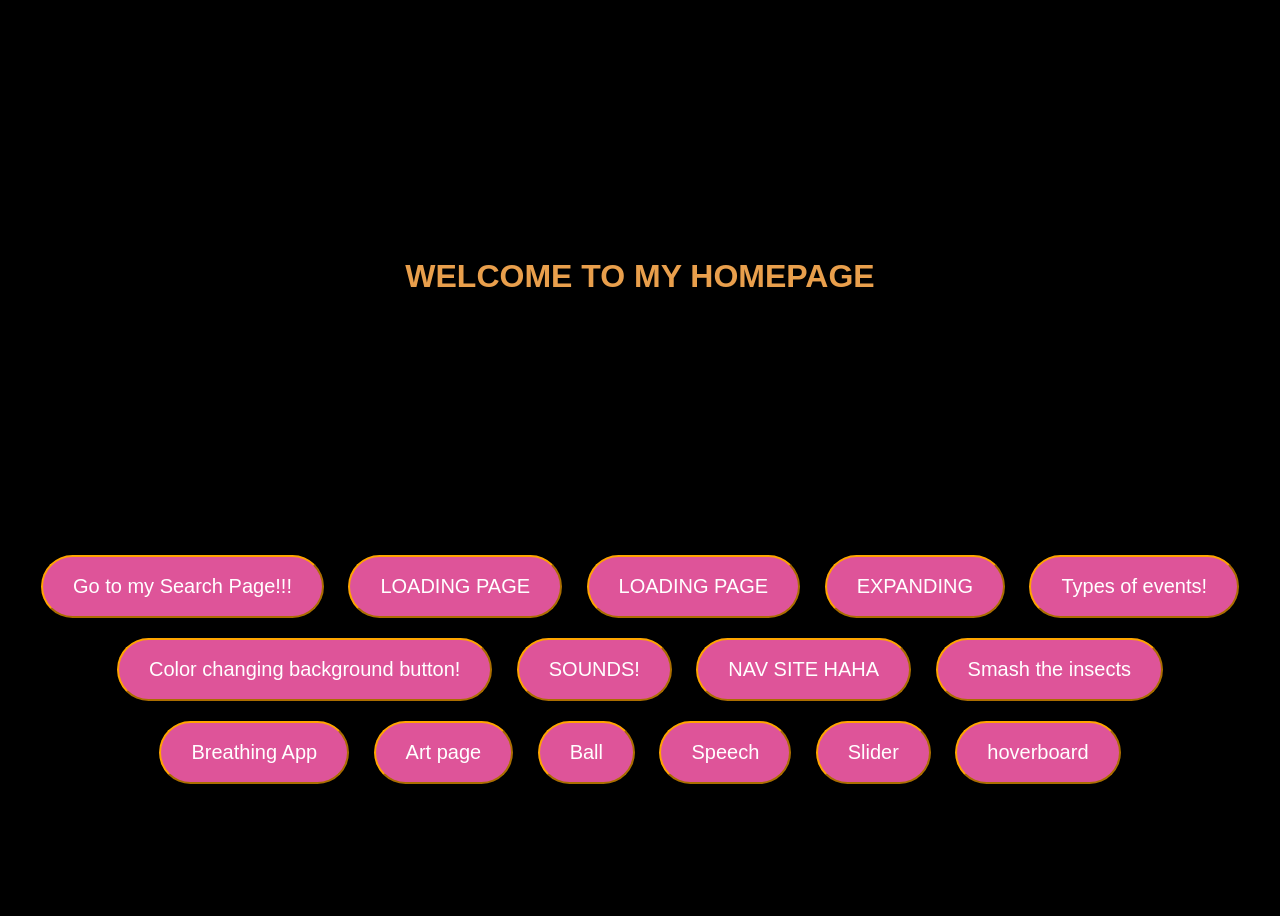
<file: index.html>
<!DOCTYPE html>
<html lang="en">
<head>
    <meta charset="UTF-8">
    <meta name="viewport" content="width=device-width, initial-scale=1.0">
    <title>Home Page</title>
    <link rel="stylesheet" href="css/index.css">
</head>
<body>
   <h1>WELCOME TO MY HOMEPAGE</h1>
   <button class="btn">
    <a href="search.html"> Go to my Search Page!!!</a>
   </button>

   <button class="btn">
    <a href="loading.html">LOADING PAGE</a>
   </button>

   <button class="btn">
    <a href="loading.html">LOADING PAGE</a>
   </button>

   <button class="btn">
    <a href="expanding.html">EXPANDING</a>
   </button>

   <button class="btn">
    <a href="event.html">Types of events!</a>
   </button>

   <button class="btn">
    <a href="interactive.html">Color changing background button!</a>
   </button>

   <button class="btn">
    <a href="sound.html"> SOUNDS! </a>
   </button>

   <button class="btn">
    <a href="nav.html">  NAV SITE HAHA</a>
   </button>

   <button class="btn">
    <a href="insect.html">Smash the insects</a>
    </button>

    <button class="btn"> <a href="relaxer.html">Breathing App</a></button>

    <button class="btn">
        <a href="art.html"> Art page</a>
    </button>

    <button class="btn"> <a href="ball.html">Ball</a></button>
    <button class="btn"><a href="speech.html">Speech</a></button>
    <button class="btn"> <a href="slider.html">Slider</a></button>
    <button class="btn"><a href="hoverboard.html">hoverboard</a></button>

    <script src = "js/index.js"></script>

</body>
</html>
</file>
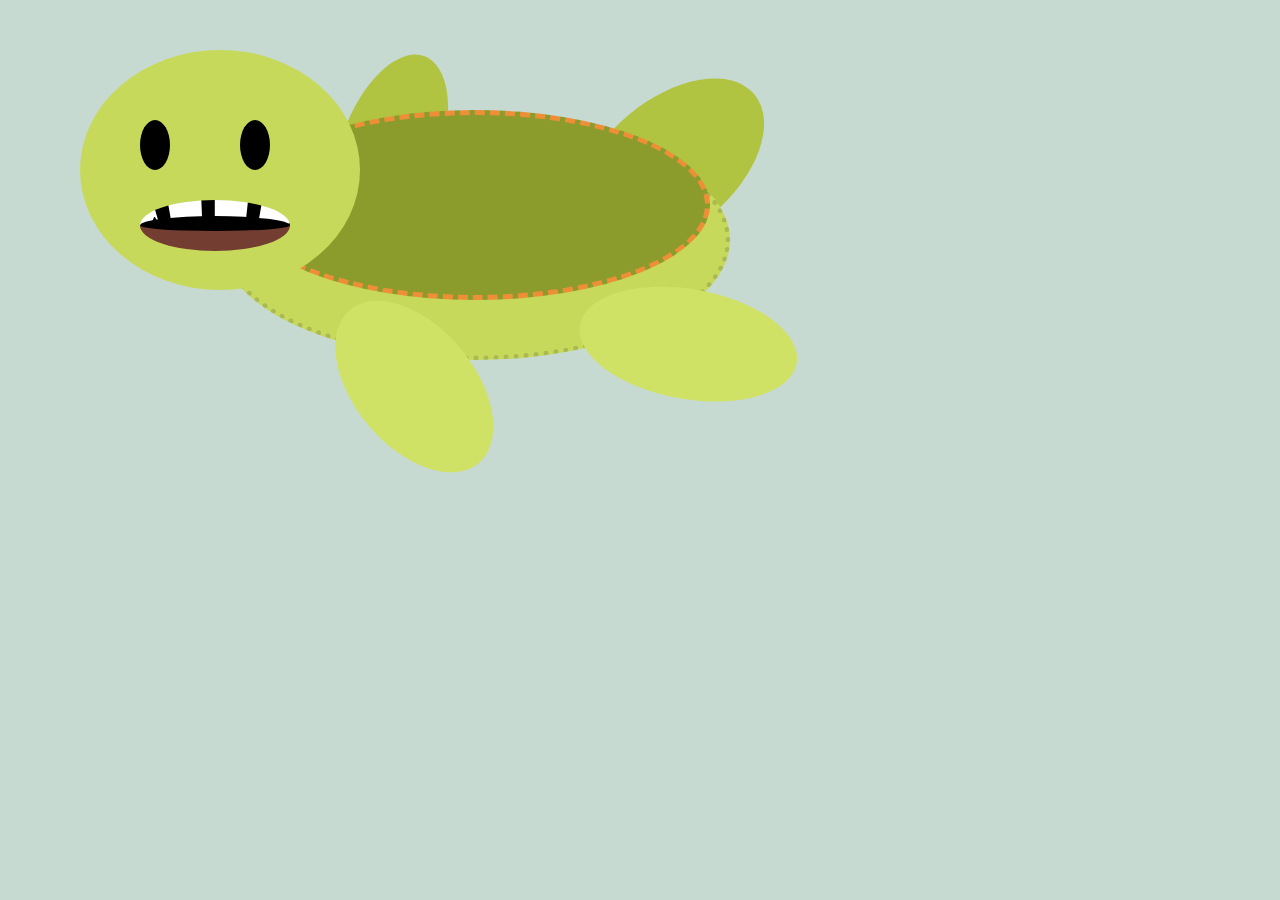
<file: art.html>
<!DOCTYPE html>
<html lang="en">
<head>
    <meta charset="UTF-8">
    <meta name="viewport" content="width=device-width, initial-scale=1.0">
    <title>Art Page</title>
    <link rel="stylesheet" href="css/art.css">
</head>
<body>
    <div class="head"></div>
    <div class="body"></div>
    <div class="shell"></div>
    <div class="flipper1"></div>
    <div class="flipper2"></div>
    <div class="flipper4"></div>
    <div class="flipper3"></div>
    <div class="mouth"></div>
    <div class="eyeleft"></div>
    <div class="eyeright"></div>
    

</body>
</html>
</file>
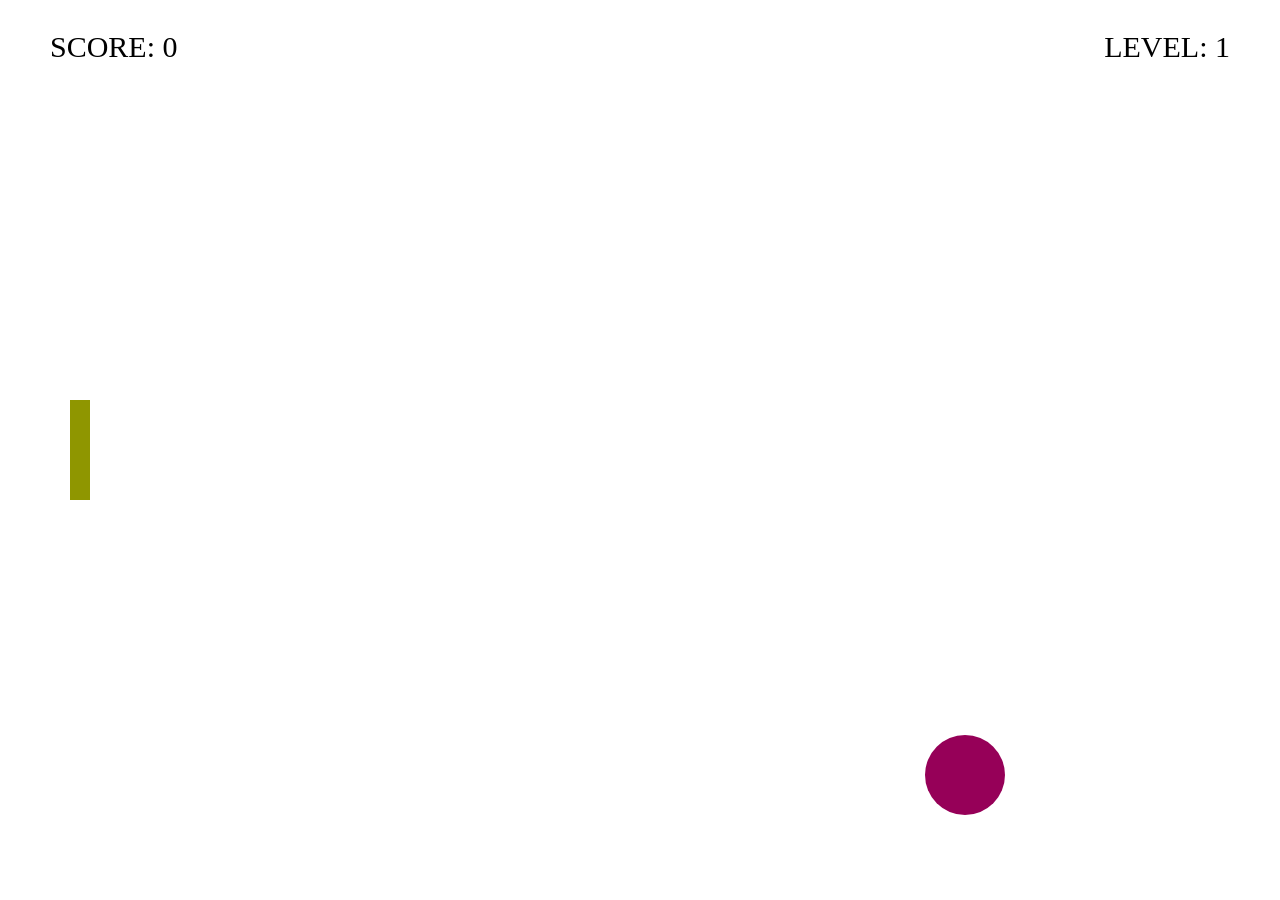
<file: ball.html>
<!DOCTYPE html>
<html lang="en">
<head>
    <meta charset="UTF-8">
    <meta name="viewport" content="width=device-width, initial-scale=1.0">
    <title>Ball</title>
</head>
<body>
    <script src="js/ball.js"></script>

</body>
</html>
</file>
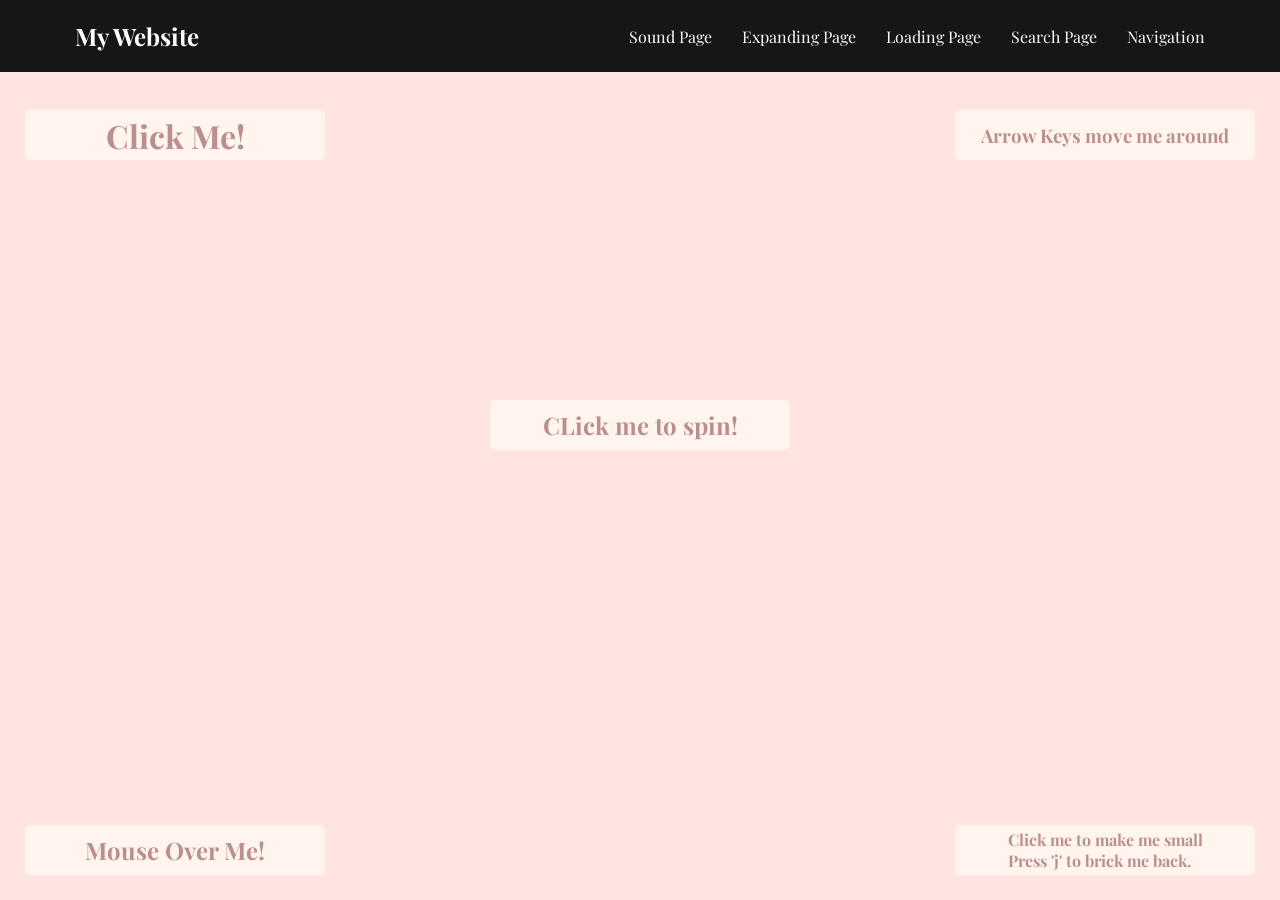
<file: event.html>
<!DOCTYPE html>
<html lang="en">
<head>
    <meta charset="UTF-8">
    <meta name="viewport" content="width=device-width, initial-scale=1.0">
    <title>Events</title>
    <link rel="stylesheet" href="css/event.css">
    <link rel="stylesheet" href="css/nav.css">
</head>
<body>
    <nav class="nav">
        <div class="container">
            <h1 class="logo"> <a href="index.html">My Website</a></h1>
            <ul>
                <li><a href="sound.html">Sound Page</a></li>
                <li><a href="expanding.html">Expanding Page</a></li>
                <li><a href="loading.html">Loading Page</a></li>
                <li><a href="search.html">Search Page</a></li>
                <li><a href="nav.html">Navigation</a></li>
            </ul>
        </div>
    </nav>
    <div class="box" id="element1">
        <h1>Click Me!</h1>
    </div>

    <div class="box" id="element2">
        <h2>Mouse Over Me!</h2>
    </div>

    <div class="box" id="element3">
        <h3>Arrow Keys move me around</h3>
    </div>

    <div class="box" id="element4">
        <h4>Click me to make me small <br> Press 'j' to brick me back.</h4>
    </div>

    <div class="box" id="element5">
        <h2>CLick me to spin!</h2>
    </div>

    <script src="js/event.js"></script>
</body>
</html>
</file>
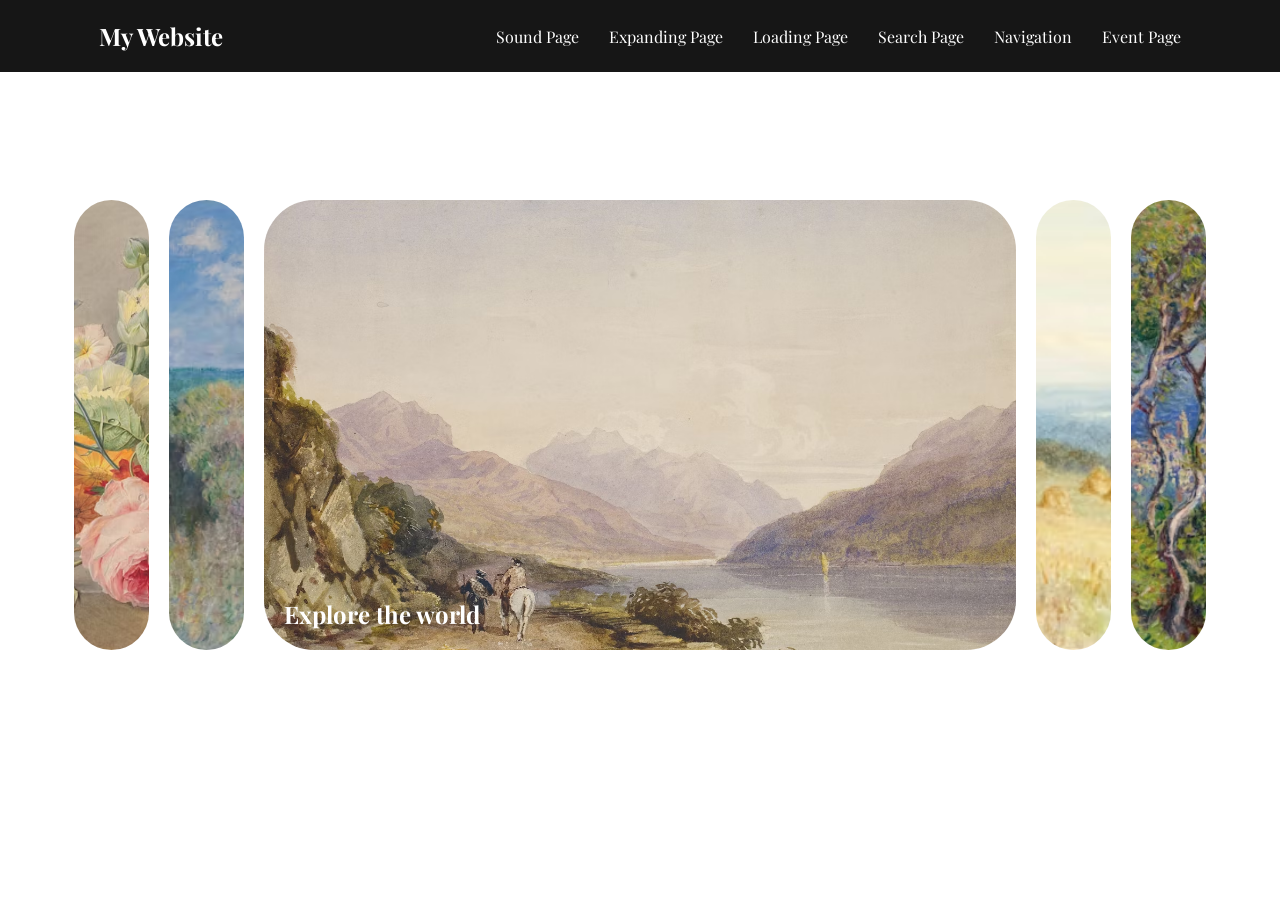
<file: expanding.html>
<!DOCTYPE html>
<html lang="en">
<head>
    <meta charset="UTF-8">
    <meta name="viewport" content="width=device-width, initial-scale=1.0">
    <title>Document</title>
    <link rel="stylesheet" href="css/expanding.css">
    <link rel="stylesheet" href="css/nav.css">
</head>
<body>
    <nav class="nav">
        <div class="container">
            <h1 class="logo"> <a href="index.html">My Website</a></h1>
            <ul>
                <li><a href="sound.html">Sound Page</a></li>
                <li><a href="expanding.html">Expanding Page</a></li>
                <li><a href="loading.html">Loading Page</a></li>
                <li><a href="search.html">Search Page</a></li>
                <li><a href="nav.html">Navigation</a></li>
                <li><a href="event.html">Event Page</a></li>
            </ul>
        </div>
    </nav>
    <div class="container">

        <div class="panel" style="background-image: url('images/flower.avif')">
                <h3>Nature's Gifts</h3>
        </div>

        <div class="panel" style="background-image: url('images/cliff.avif')">
                <h3>On Edge</h3>
        </div>

        <div class="panel active" style="background-image: url('images/horse.avif')">
            <h3>Explore the world</h3>
        </div>

        <div class="panel" style="background-image: url('images/landscape.avif')">
            <h3>Golden Fields</h3>
        </div>

        <div class="panel" style="background-image: url('images/trees.avif')">
            <h3>Curtain of Branches</h3>
        </div>

    </div>

    <script src = "js/expanding.js"></script>
</body>
</html>
</file>
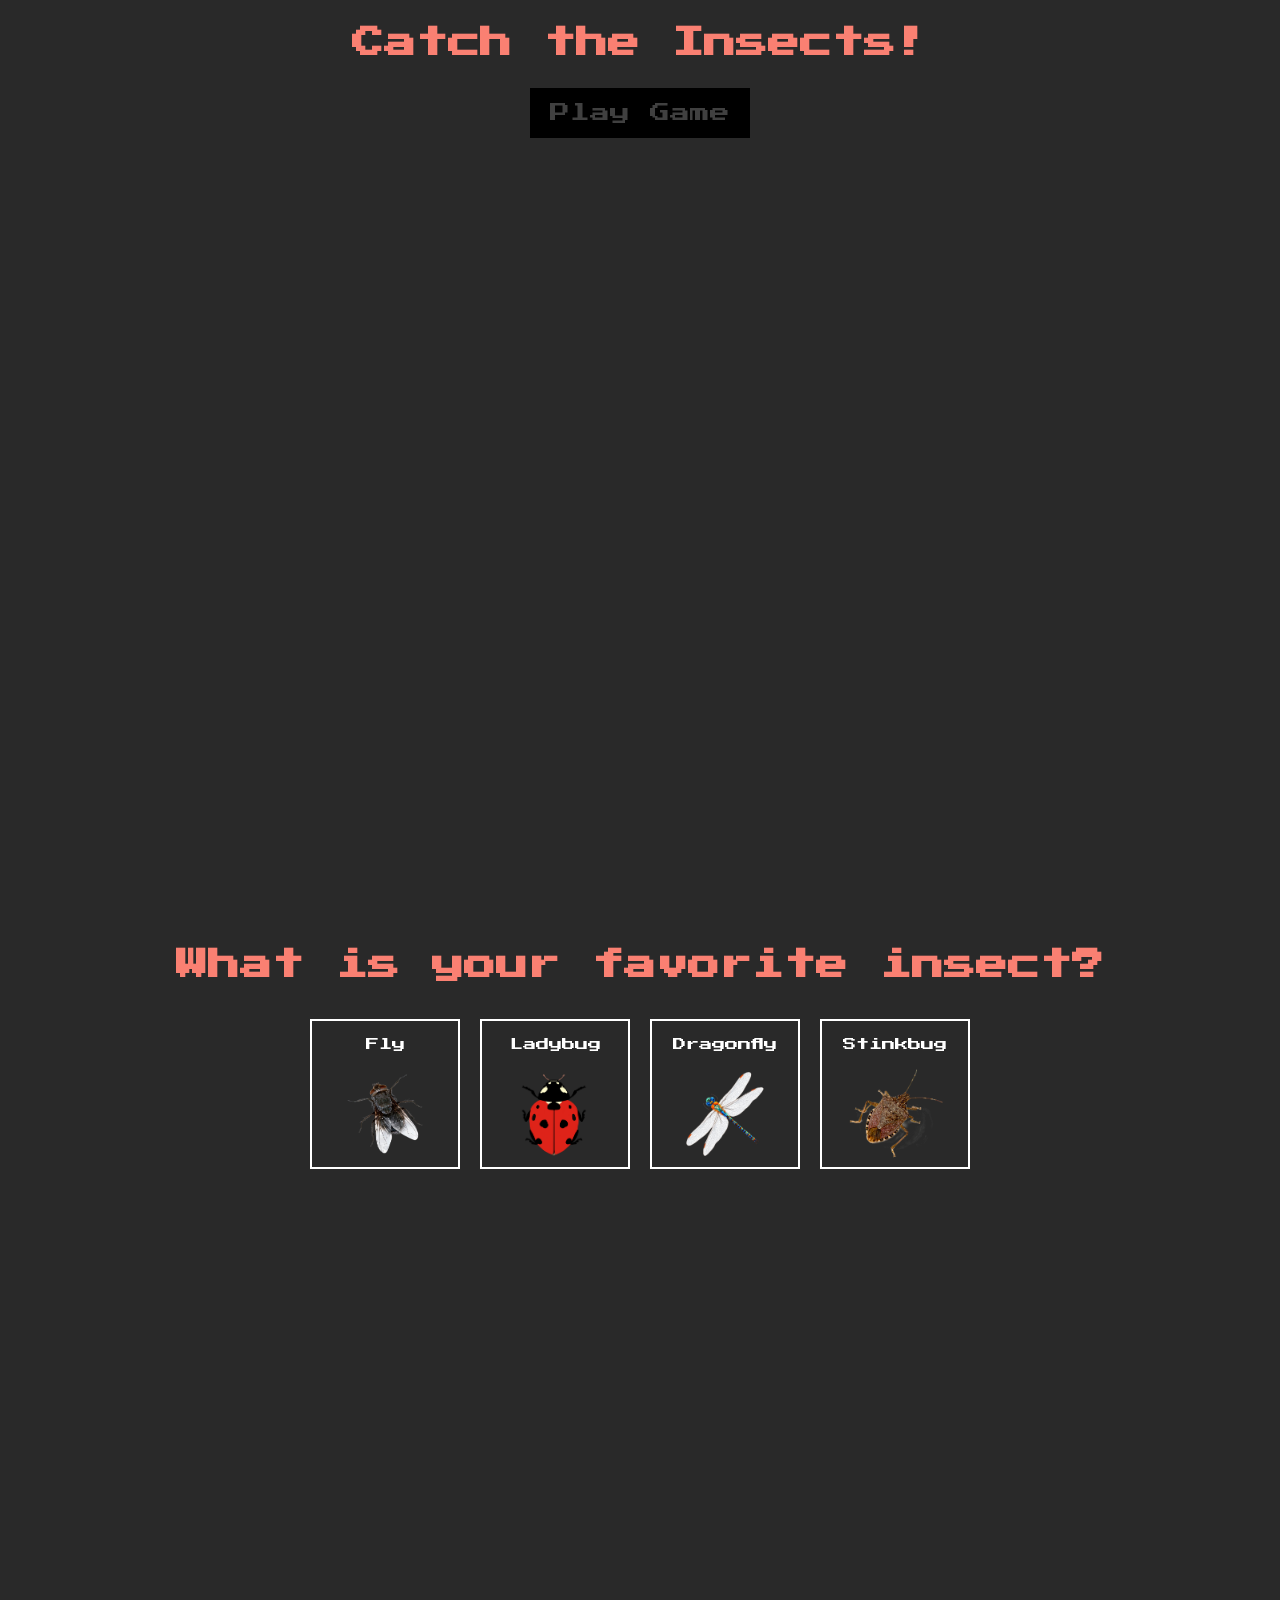
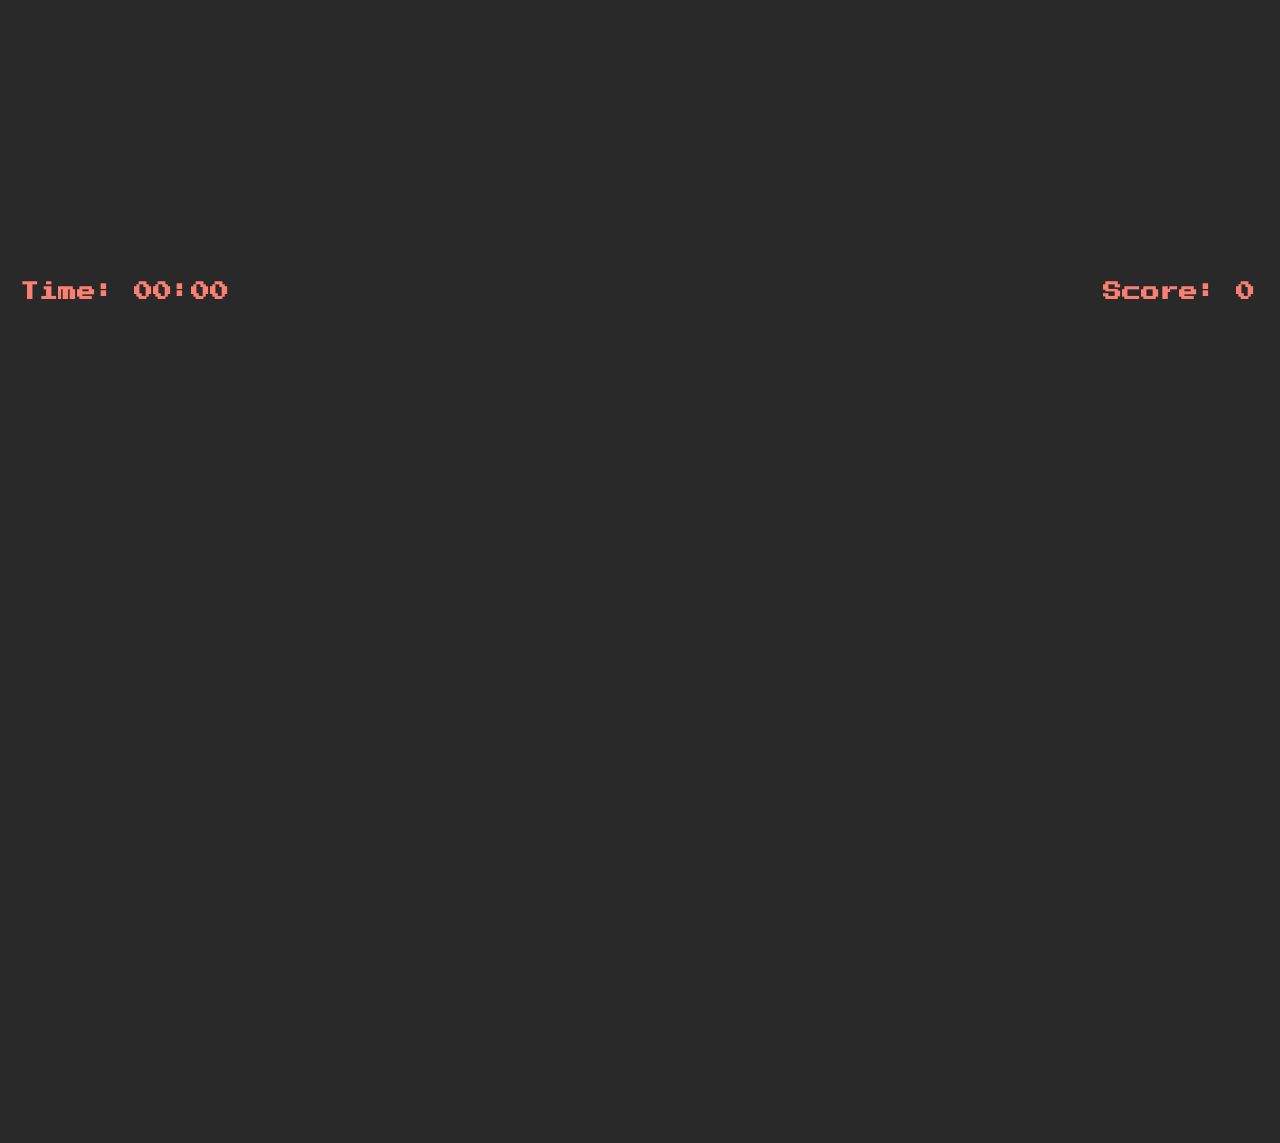
<file: insect.html>
<!DOCTYPE html>
<html lang="en">
<head>
    <meta charset="UTF-8">
    <meta name="viewport" content="width=device-width, initial-scale=1.0">
    <title>Insect Game</title>
    <link rel="stylesheet" href="css/insect.css">
</head>
<body>
    <div class="screen">
        <h1>Catch the Insects!</h1>
        <button class="btn" id="start-btn">Play Game</button>
    </div>

    <div class="screen">
        <h1>What is your favorite insect?</h1>
        <ul class="insects-list">
            <li>
                <button class="choose-insect-btn">
                    <p>Fly</p>
                    <img src="images/fly.png" alt="fly">
                </button>
            </li>
            <li>
                <button class="choose-insect-btn">
                    <p>Ladybug</p>
                    <img src="images/lady.png" alt="Ladybug">
                </button>
            </li>
            <li>
                <button class="choose-insect-btn">
                    <p>Dragonfly</p>
                    <img src="images/dragon.png" alt="dragonfly">
                </button>
            </li>
            <li>
                <button class="choose-insect-btn">
                    <p>Stinkbug</p>
                    <img src="images/stink.png" alt="stinkbug">
                </button>
            </li>
        </ul>
    </div>

    <div class="screen game-container" id="game-container">
        <h3 class = "time" id="time">Time: 00:00</h3>
        <h3 id="score" class="score">Score: 0</h3>
        <h5 class="message" id="message">
            Are you annoyed yet? <br>
            You are playing an impossible game!!
        </h5>
    </div>
    <script src="js/insect.js"></script>
</body>
</html>
</file>
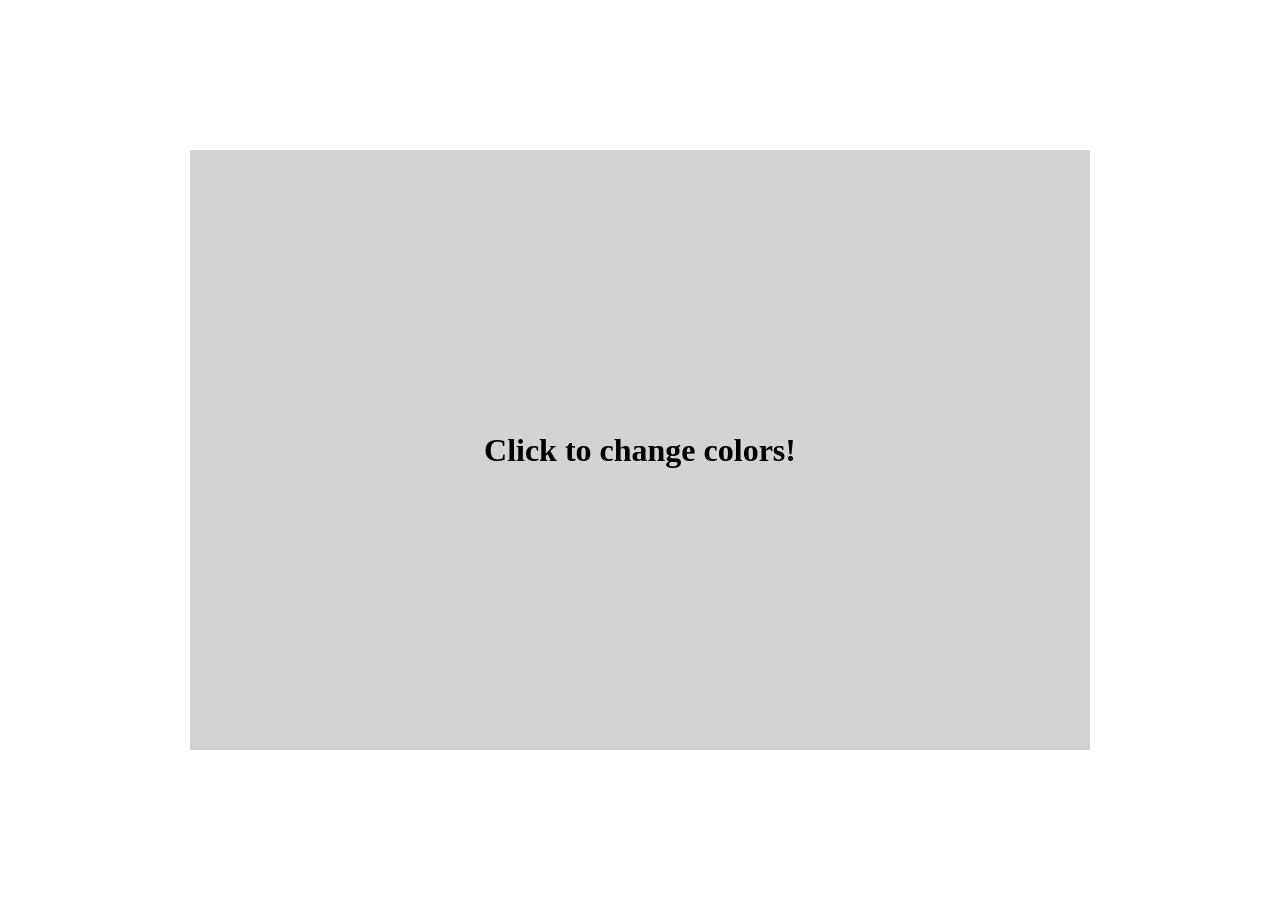
<file: interactive.html>
<!DOCTYPE html>
<html lang="en">
<head>
    <meta charset="UTF-8">
    <meta name="viewport" content="width=device-width, initial-scale=1.0">
    <title>Interactive</title>
    <link rel="stylesheet" href="css/interactive.css">
</head>
<body>

    <div class="box">
        <h1>Click to change colors!</h1>
    </div>

    <script src="js/interactive.js"></script>

</body>
</html>
</file>
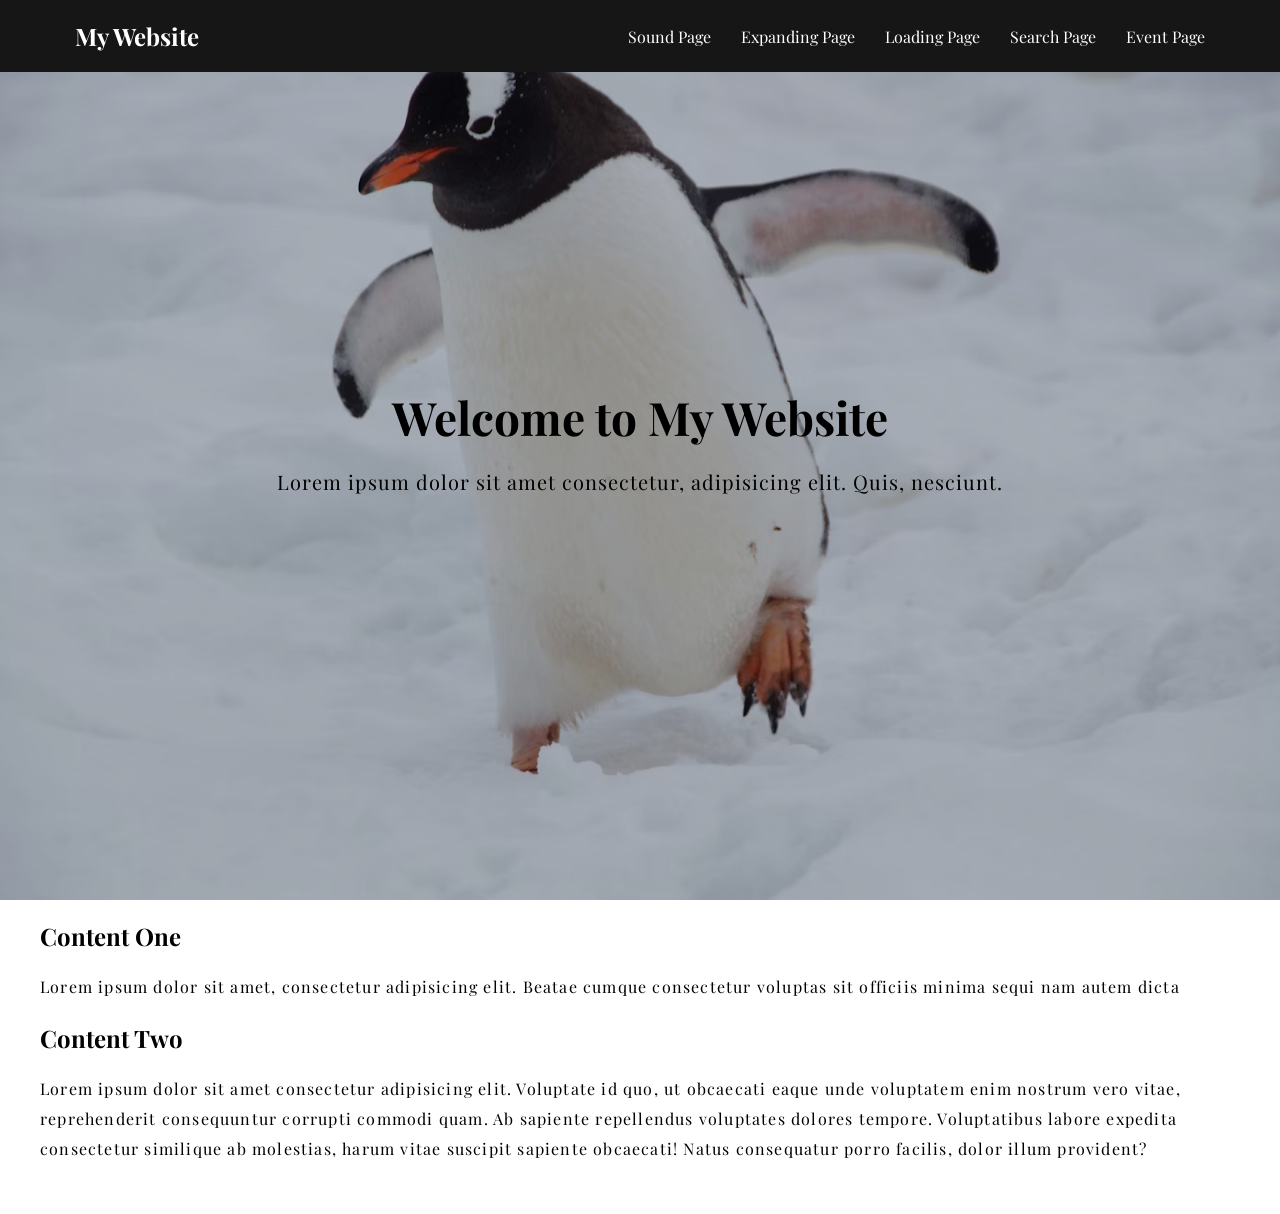
<file: nav.html>
<!DOCTYPE html>
<html lang="en">
<head>
    <meta charset="UTF-8">
    <meta name="viewport" content="width=device-width, initial-scale=1.0">
    <title>navigation</title>
    <link rel="stylesheet" href="css/nav.css">
</head>
<body>
    <nav class="nav">
        <div class="container">
            <h1 class="logo"> <a href="index.html">My Website</a></h1>
            <ul>
                <li><a href="sound.html">Sound Page</a></li>
                <li><a href="expanding.html">Expanding Page</a></li>
                <li><a href="loading.html">Loading Page</a></li>
                <li><a href="search.html">Search Page</a></li>
                <li><a href="event.html">Event Page</a></li>
            </ul>
        </div>
    </nav>
    <div class="hero">
        <div class="container">
            <h1>Welcome to My Website</h1>
            <p>Lorem ipsum dolor sit amet consectetur, adipisicing elit. Quis, nesciunt.
            </p>
        </div>
    </div>
<section class="container content">
    <h2>Content One</h2>
    <p>Lorem ipsum dolor sit amet, consectetur adipisicing elit. Beatae cumque consectetur voluptas sit officiis minima sequi nam autem dicta</p>
    <h3>Content Two</h3>
    <p>Lorem ipsum dolor sit amet consectetur adipisicing elit. Voluptate id quo, ut obcaecati eaque unde voluptatem enim nostrum vero vitae, reprehenderit consequuntur corrupti commodi quam. Ab sapiente repellendus voluptates dolores tempore. Voluptatibus labore expedita consectetur similique ab molestias, harum vitae suscipit sapiente obcaecati! Natus consequatur porro facilis, dolor illum provident?</p>
</section>
    <script src="js/nav.js"></script>
</body>
</html>
</file>
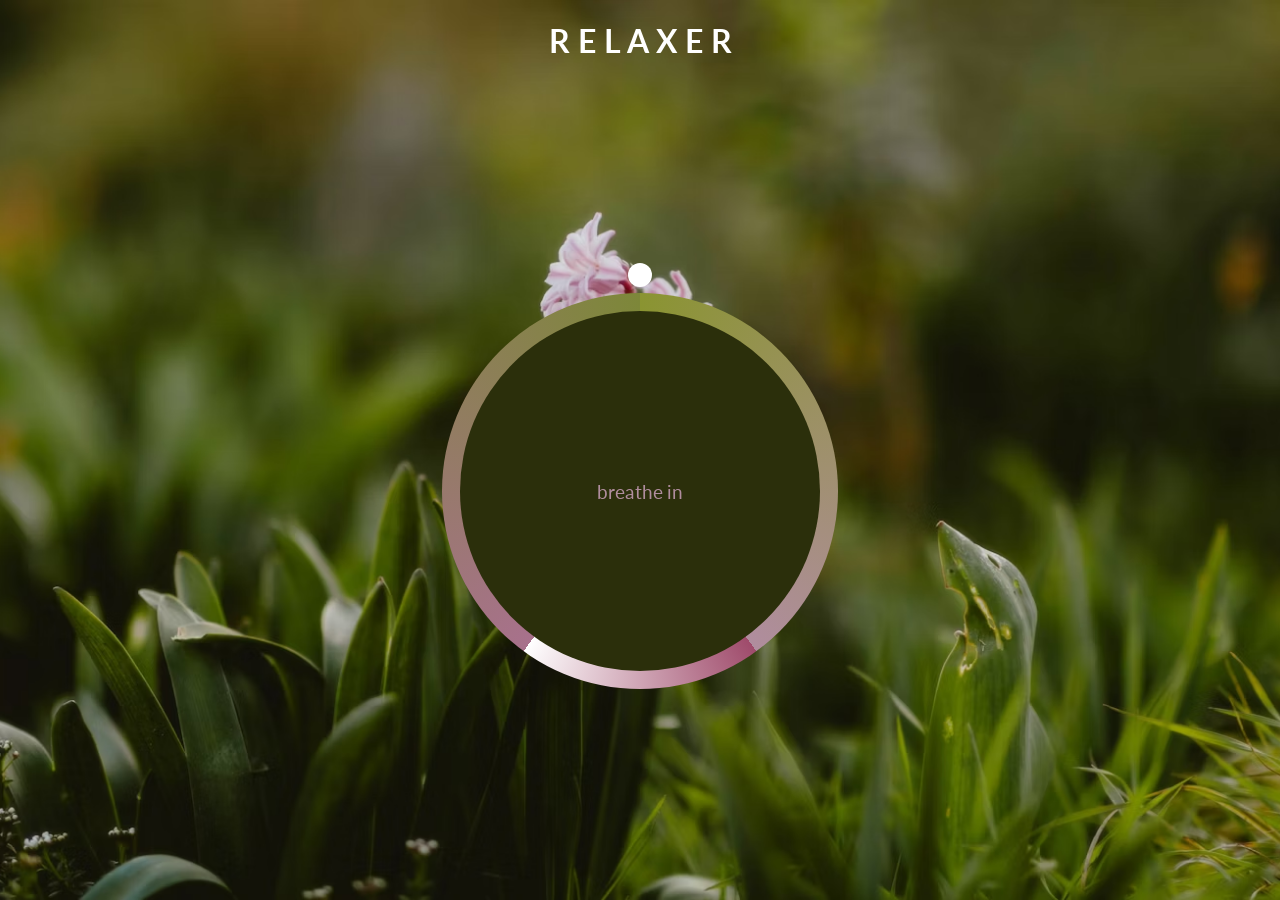
<file: relaxer.html>
<!DOCTYPE html>
<html lang="en">
<head>
    <meta charset="UTF-8">
    <meta name="viewport" content="width=device-width, initial-scale=1.0">
    <title>Relaxer</title>
    <link rel="stylesheet" href="css/relaxer.css">
</head>
<body>
    <h1>R E L A X E R</h1>

    <div class="container shrink" id="container">
        <div class="circle"></div>

        <p id="text">breath in</p>

        <div class="pointer-container">
            <span class="pointer"></span>
        </div>

        <div class="gradient-circle"></div>
    </div>


    <script src="js/relaxer.js"></script>
</body>
</html>
</file>
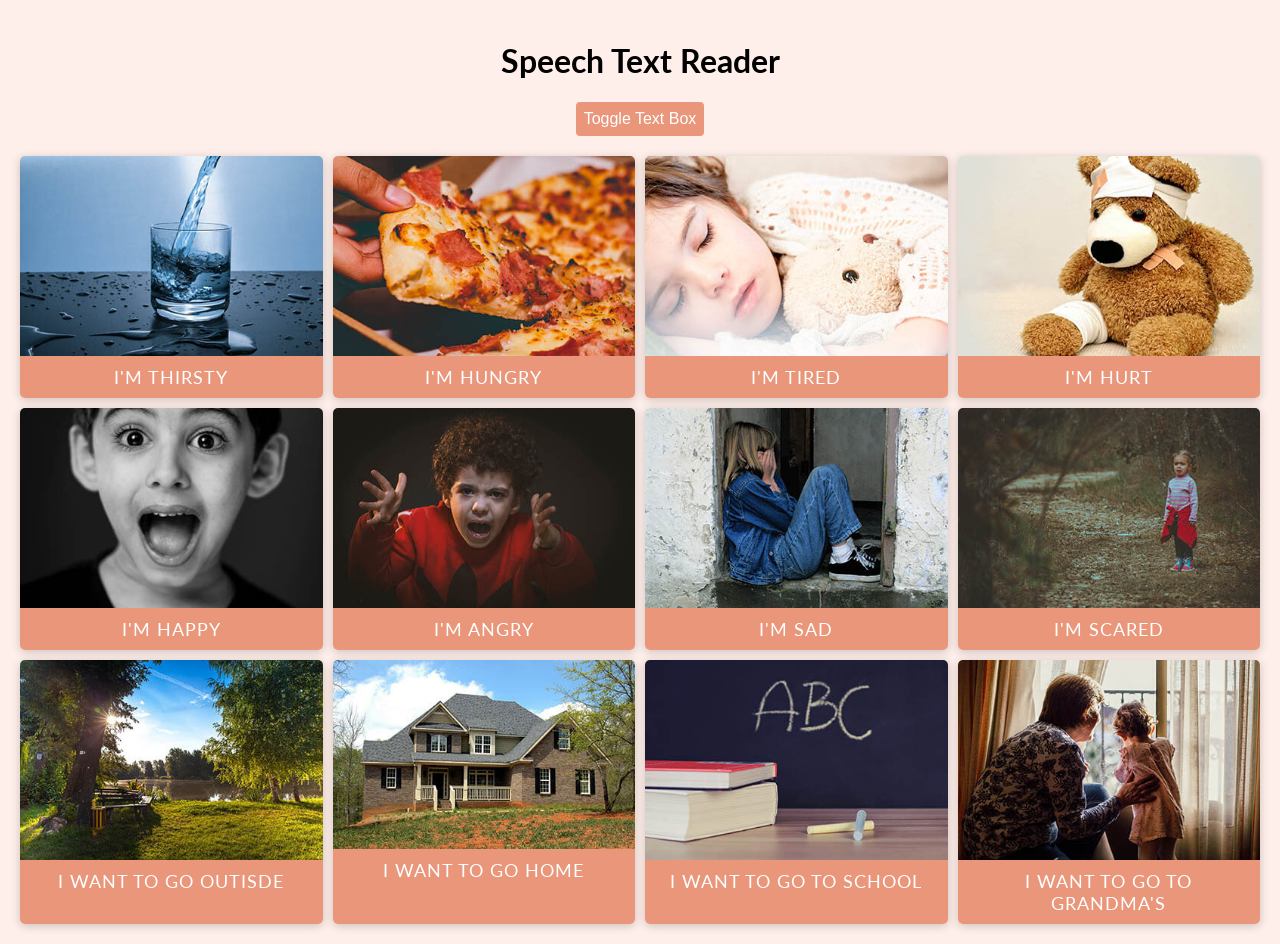
<file: speech.html>
<!DOCTYPE html>
<html lang="en">
<head>
    <meta charset="UTF-8">
    <meta name="viewport" content="width=device-width, initial-scale=1.0">
    <title>Speech-Text-Reader</title>
    <link rel="stylesheet" href="css/speech.css">
</head>
<body>
    <div class="container">
        <h1>Speech Text Reader</h1>
        <button id="toggle" class="btn btn-toggle">
            Toggle Text Box
        </button>
        <div id="text-box" class="text-box">
            <div id="close" class="close">X</div>
            <h3>Choose Voice</h3>
            <select id="voices"></select>
            <textarea id="text" placeholder="Enter text to read..."></textarea>
            <button class="btn" id="read">Read Text</button>
        </div>
        <main></main>
    </div>
    <script src="js/speech.js"></script>
</body>
</html>
</file>
<file: css/index.css>
@import url('https://fonts.googleapis.com/css2?family=Emblema+One&family=Gravitas+One&family=Playfair+Display:ital,wght@0,400..900;1,400..900&family=Press+Start+2P&display=swap');


* {
    box-sizing: border-box;
}

body {
    background-color: #000;
    color: #264143;
    font-family: 'Gravistas One', sans-serif;
    align-items: center;
    justify-content: center;
    height: 100vh;
    margin: 10;
    text-align: center;

}

.btn {
    background-color: #de5499;
    height: 7vh;
    margin: 10px;
    border-radius: 50px;
    flex: 1;
    cursor: pointer;
    color: #264143;
    font-size: 20px;
    padding: 1px 30px;
    border-color: orange;
}

a {
    text-decoration: none;
    color: white;
}

h1 {
    margin: auto;
    color: #e99f4c;
    text-align: center;
    width: 100%;
    border: 10px #de5499;
    padding: 250px;
}
</file>
<file: css/art.css>
body {
    background-color: #c6dad2;
}

.head {
    height: 240px;
    width:280px;
    background-color: #c7d95b;
    border-radius: 50%;
    position: absolute;
    top: 50px;
    left: 80px;
    z-index: 2;

}

.body {
    height: 230px;
    width:500px;
    background-color: #c7d95b;
    border-radius: 50%;
    border-width: 5px;
    border-color: #aab951;
    border-style: dotted;
    position: absolute;
    top: 120px;
    left: 220px;
}

.shell {
    height: 180px;
    width:460px;
    background-color: #8b9b2c;
    border-radius: 50%;
    border-width: 5px;
    border-color: #ed8f37;
    border-style: dashed;
    position: absolute;
    top: 110px;
    left: 240px;
}

.flipper1 {
    height: 100px;
    width:200px;
    background-color: #b1c441;
    border-radius: 50%;
    position: absolute;
    top: 100px;
    left: 290px;
    z-index: -2;
    rotate: 110deg;

}

.flipper2 {
    height: 120px;
    width:200px;
    background-color: #d0e265;
    border-radius: 50%;
    position: absolute;
    top: 250px;
    left: 350px;
    z-index: 1;
    rotate: 50deg;
    animation: move2 10s linear infinite;
    transform-origin: left;
}

@keyframes move2 {
    from {
        transform: rotate(90deg);
    }
    to {
        transform: rotate(-15deg);
    }
}

.flipper4 {
    height: 110px;
    width:220px;
    background-color: #d0e265;
    border-radius: 50%;
    position: absolute;
    top: 270px;
    left: 580px;
    z-index: 1;
    rotate: 10deg;
    animation: move4 10s linear infinite;
    transform-origin: left;
}

@keyframes move4 {
    from {
        transform: rotate(25deg);
    }
    to {
        transform: rotate(-15deg);
    }
}

.flipper3 {
    height: 130px;
    width:220px;
    background-color: #b1c441;
    border-radius: 50%;
    position: absolute;
    top: 100px;
    left: 560px;
    z-index: -2;
    rotate: -40deg;
}

.mouth {
    height: 15px;
    width:150px;
    background-color: black;
    border-radius: 50%;
    position: absolute;
    top: 200px;
    left: 140px;
    z-index: 3;
    border-width: 2px;
    border-color: #b1c441;
    border-bottom: 20px solid #733e31;
    border-top: 16px dashed white;

}

.eyeleft{
    height: 50px;
    width:30px;
    background-color: black;
    border-radius: 50%;
    position: absolute;
    top: 120px;
    left: 140px;
    z-index: 3;
    /* border-left: 10px solid white;
    border-top: 10px solid white; */
}

.eyeright{
    height: 50px;
    width:30px;
    background-color: black;
    border-radius: 50%;
    position: absolute;
    top: 120px;
    left: 240px;
    z-index: 3;
    /* border-left: 10px solid white;
    border-top: 10px solid white; */
}
</file>
<file: css/event.css>
*{
    box-sizing: border-box;
}

body {
    display: flex;
    height: 100vh;
    justify-content: center;
    align-items: center;
    margin: 0;
    background-color: MistyRose;
}

.box {
    background-color: seashell;
    color: RosyBrown;
    width: 300px;
    height: 50px;
    padding: 10px;
    margin: 10px;
    display: flex;
    justify-content: center;
    align-items: center;
    border-radius: 5px;
    border: 20px;
    border-color: palevioletred;
}

#element1 {
    position: absolute;
    top: 100px;
    left: 15px;
}

#element2 {
    position: absolute;
    bottom: 15px;
    left: 15px;
}

#element3 {
    position: absolute;
    top: 100px;
    right: 15px;
}

#element4 {
    position: absolute;
    bottom: 15px;
    right: 15px;
}

@keyframes spin {
    from {
        transform: rotate(0deg)
    }
    to {
        transform: rotate(360deg)
    }
}

#element5 {
    animation: spin .3s linear infinite;
    animation-play-state: paused;
}
</file>
<file: css/nav.css>
@import url('https://fonts.googleapis.com/css2?family=Emblema+One&family=Playfair+Display:ital,wght@0,400..900;1,400..900&display=swap');

* {
    box-sizing: border-box;
    margin: 0;
    padding: 0;
}

body {
    font-family: 'Playfair Display', sans-serif;
    color: black;
    padding-bottom: 50px;
}

.container {
    max-width: 1200px;
    margin: 0 auto;
}

.nav {
    position: fixed;
    background-color: rgb(22,22,22);
    top: 0;
    left: 0;
    right: 0;
}

.nav .container {
    display: flex;
    justify-content: space-between;
    align-items: center;
    padding: 20px;
    transition: all 0.3s ease-in-out;
}

.nav ul {
    display: flex;
    list-style-type: none;
    align-items: center;
    justify-content: center;
}


.nav a {
    color: #ffffff;
    padding: 7px 15px;
    text-decoration: none;
    transition: all 0.3s ease-in-out;
}

.nav .active {
    background-color: white;
}

.nav .active a {
    color: black;
}

.nav .active .container {
    padding: 10px 0;
}

.hero {
    background-image: url('../images/penguin.avif');
    background-repeat: no-repeat;
    background-size: cover;
    background-position: bottom center;
    height: 100vh;
    display: flex;
    justify-content: center;
    align-items: center;
    text-align: center;
    position: relative;
    margin-bottom: 20px;
    z-index: -2;
}

.hero::before {
    content: '';
    position: absolute;
    top: 0;
    left: 0;
    width: 100%;
    height: 100%;
    background-color: rgb(0,0,0,0.2);
    z-index: -1;
}

.hero h1 {
    font-size: 46px;
    margin: -20px 0 20px;
    z-index: 100;

}

.hero p{
    font-size: 20px;
    letter-spacing: 1px;

}

.content h2, .content h3 {
    margin: 20px 0;
    font-size: 150%;
}

.content p {
    color: dark gray;
    line-height: 30px;
    letter-spacing: 1.2px;

}
</file>
<file: css/expanding.css>
*{
    box-sizing: border-box;
}

body {
    display: flex;
    height: 100vh;
    justify-content: center;
    align-items: center;
    margin: 0;
}

.container {
    display: flex;
    width: 90vw;
}

.panel {
    background-size: cover;
    background-position: center;
    background-repeat: no-repeat;
    height: 50vh;
    margin: 10px;
    border-radius: 50px;
    flex: 1;
    cursor: pointer;
    position: relative;
    transition: all 1s ease-in;
}

.panel h3 {
    font-size: 24px;
    position: absolute;
    bottom: 20px;
    left: 20px;
    margin: 0;
    opacity: 0;
    transition: opacity .1s ease-in 0.6s;
    color: white;
}

.panel.active {
    flex: 10;
}

.panel.active h3 {
    opacity: 1;
}
</file>
<file: css/insect.css>
@import url('https://fonts.googleapis.com/css2?family=Emblema+One&family=Playfair+Display:ital,wght@0,400..900;1,400..900&family=Press+Start+2P&display=swap');

* {
    box-sizing: border-box;
}

body {
    background-color: #292929;
    color: salmon;
    font-family: 'Press Start 2P', sans-serif;
    text-align: center;
    height: 100vh;
    margin: 0;

}

h1 {
    line-height: 1.4;
}

.btn {
    border: 0;
    background-color: black;
    color: #404040;
    padding: 15px 20px;
    font-family: inherit;
    font-size: 20px;
    cursor: pointer;
}

.btn:hover {
    opacity: 0.7;
}

.screen {
    align-items: center;
    justify-content: center;
    height: 100vh;
    width: 100vw;
    transition: margin 1s ease-out;
}


.insects-list {
    display: flex;
    flex-wrap: wrap;
    justify-content: center;
    list-style-type: none;
    padding: 0;

}

.insects-list li {
    margin: 10px;
}

.choose-insect-btn {
    background-color: transparent;
    border: 2px solid white;
    color: white;
    cursor: pointer;
    font-family: inherit;
    width: 150px;
    height: 150px;
}

.choose-insect-btn img {
    width: 100px;
    height: 100px;
    object-fit: contain;
}

.choose-insect-btn:active {
    background-color: rgba(255,255,255,0.7);
}

.screen.up {
    margin-top: -100vh;
}

.game-container {
    position: relative;
}

.time, .score {
    position: absolute;
    top: 20px;
}

.time {
    left: 20px;

}

.score {
    right: 25px;
}

.message {
    line-height: 1.7;
    background-color: rgba(5,5,5,0.5);
    width: 100%;
    padding: 20px;
    z-index: 100;
    text-align: center;
    position: absolute;
    top: 200px;
    left: 50%;
    transform: translate(-50%, -150%);
    opacity: 0;
    transition: transform 1s ease-in;
}

.message.visible {
    opacity: 1;
    transform: translate (-50%, 150%);
}

.insect {
    cursor: pointer;
    display: flex;
    align-items: center;
    justify-content: center;
    width: 100px;
    height: 100px;
    position: absolute;
}

.insect img {
    width: 100px;
    height: 100px;
}

.insect.caught {
    transform: scale(0);
}
</file>
<file: css/interactive.css>
*{
    box-sizing: border-box;
}

body {
    display: flex;
    height: 100vh;
    justify-content: center;
    align-items: center;
    margin: 0;
    background-color: white;
}

.box {
    background-color: lightgray;
    color: black;
    width: 900px;
    height: 600px;
    display: flex;
    justify-content: center;
    align-items: center;

}
</file>
<file: css/relaxer.css>
@import url('https://fonts.googleapis.com/css2?family=Lato:ital,wght@0,700;1,900&display=swap');

* {
    box-sizing: border-box;
}

body {
    background: #224941 url('../images/breath.avif')
    no-repeat center center/cover;
    color: white;
    font-family: 'Lato', sans-serif;
    min-height: 100vh;
    display: flex;
    flex-direction: column;
    align-items: center;
    margin: 0;
}

.container {
    display: flex;
    align-items: center;
    justify-content: center;
    margin: auto;
    /* background-color: white;
    border-radius: 50%;
    opacity: 0.6; */
    height: 300px;
    width: 300px;
    position: relative;
    color: #b08d9e;
}

.circle {
    background-color: #2b2f0b;
    height: 100%;
    width: 100%;
    position: absolute;
    top: 0;
    left: 0;
    z-index: -1;
    border-radius: 50%;
}

.gradient-circle {
    background: conic-gradient(
        #8a9431 0%,
        #b08d9e 40%,
        #9f4b6b 40%,
        #ffffff 60%,
        #a8718c 60%,
        #7d8739 100%
    );
    height: 330px;
    width: 330px;
    z-index: -2;
    border-radius: 50%;
    position: absolute;
    top: -10;
    left: -10;
}

.pointer {
    background-color: white;
    height: 20px;
    width: 20px;
    border-radius: 50%;
    display: block;
}

.pointer-container {
    position: absolute;
    top: -40px;
    left: 140px;
    width: 20px;
    height: 190px;
    animation: rotate 10s linear infinite;
    transform-origin: bottom center;
}

@keyframes rotate {
    from {
        transform: rotate(0deg);
    }
    to {
        transform: rotate(360deg);
    }
}

.container.grow {
    animation: grow 4s linear forwards;
}

@keyframes grow {
    from {
        transform: scale(1);
    }
    to {
        transform: scale(1.2);
    }
}

.container.shrink {
    animation: shrink 4s linear forwards;

}

@keyframes shrink {
    from{
        transform: scale(1.2);
    }
    to{
        transform: scale(1);
    }
}
</file>
<file: css/speech.css>
@import url('https://fonts.googleapis.com/css2?family=Lato:ital,wght@0,700;1,900&display=swap');

*{
    box-sizing: border-box;
}

body {
    background: #ffefea;
    font-family: 'Lato', sans-serif;
    min-height: 100vh;
    margin: 0;
}

h1 {
    text-align: center;
}

.container {
    margin: auto;
    padding: 20px;
}

.btn {
    cursor: pointer;
    background-color: darksalmon;
    border: 0;
    border-radius: 4px;
    color: white;
    font-size: 16px;
    padding: 8px;
}

.btn:active{
    transform: scale(0.98);
}

.btn:focus, select:focus{
    outline: 0;
}

.btn-toggle{
    display: block;
    margin: auto;
    margin-bottom: 20px;
}

.text-box{
    width: 70%;
    position: absolute;
    top: 30%;
    left: 50%;
    background-color: #333;
    color: #fff;
    padding: 20px;
    border-radius: 5px;
    transform: translate(-50%, -800%);
    transition: all 1s ease-in-out;
}

.text-box.show {
    transform: translate(-50%, 0);

}

.text-box select{
    background-color: darksalmon;
    border: 0;
    color: white;
    font-size: 12px;
    height: 30px;
    width: 100%;
}

.text-box textarea{
    border: 1px #dadada solid;
    border-radius: 4px;
    font-size: 16px;
    padding: 8px;
    margin: 15px 0;
    width: 100%;
    height: 150px;
}

.text-box .btn{
    width: 100%;
}

.text-box .close{
    float: right;
    text-align: right;
    cursor: pointer;
}

main {
    display: grid;
    grid-template-columns: 1fr 1fr 1fr 1fr;
    grid-gap: 10px;
}

.box {
    box-shadow: 0 2px 10px rgba(0,0,0,0.2);
    border-radius: 5px;
    cursor: pointer;
    display: flex;
    flex-direction: column;
    overflow: hidden;
    transition: box-shadow 0.2x ease-out;
}

.box.active{
    box-shadow: 0 0  10px 5px darksalmon;

}
.box img{
    width: 100%;
    object-fit: cover;
    height: 200px;
}

.box .info{
    background-color: darksalmon;
    color: #fff;
    font-size: 18px;
    letter-spacing: 1px;
    text-transform: uppercase;
    margin: 0;
    padding: 10px;
    text-align: center;
    height: 100%;
}

@media (max-width: 1100px) {
    main {
        grid-template-columns: 1fr 1fr 1fr;
    }
}

@media (max-width: 760px) {
    main {
        grid-template-columns: 1fr 1fr 1fr;
    }
}

@media (max-width: 500px) {
    main {
        grid-template-columns: 1fr 1fr 1fr;
    }
}
</file>
